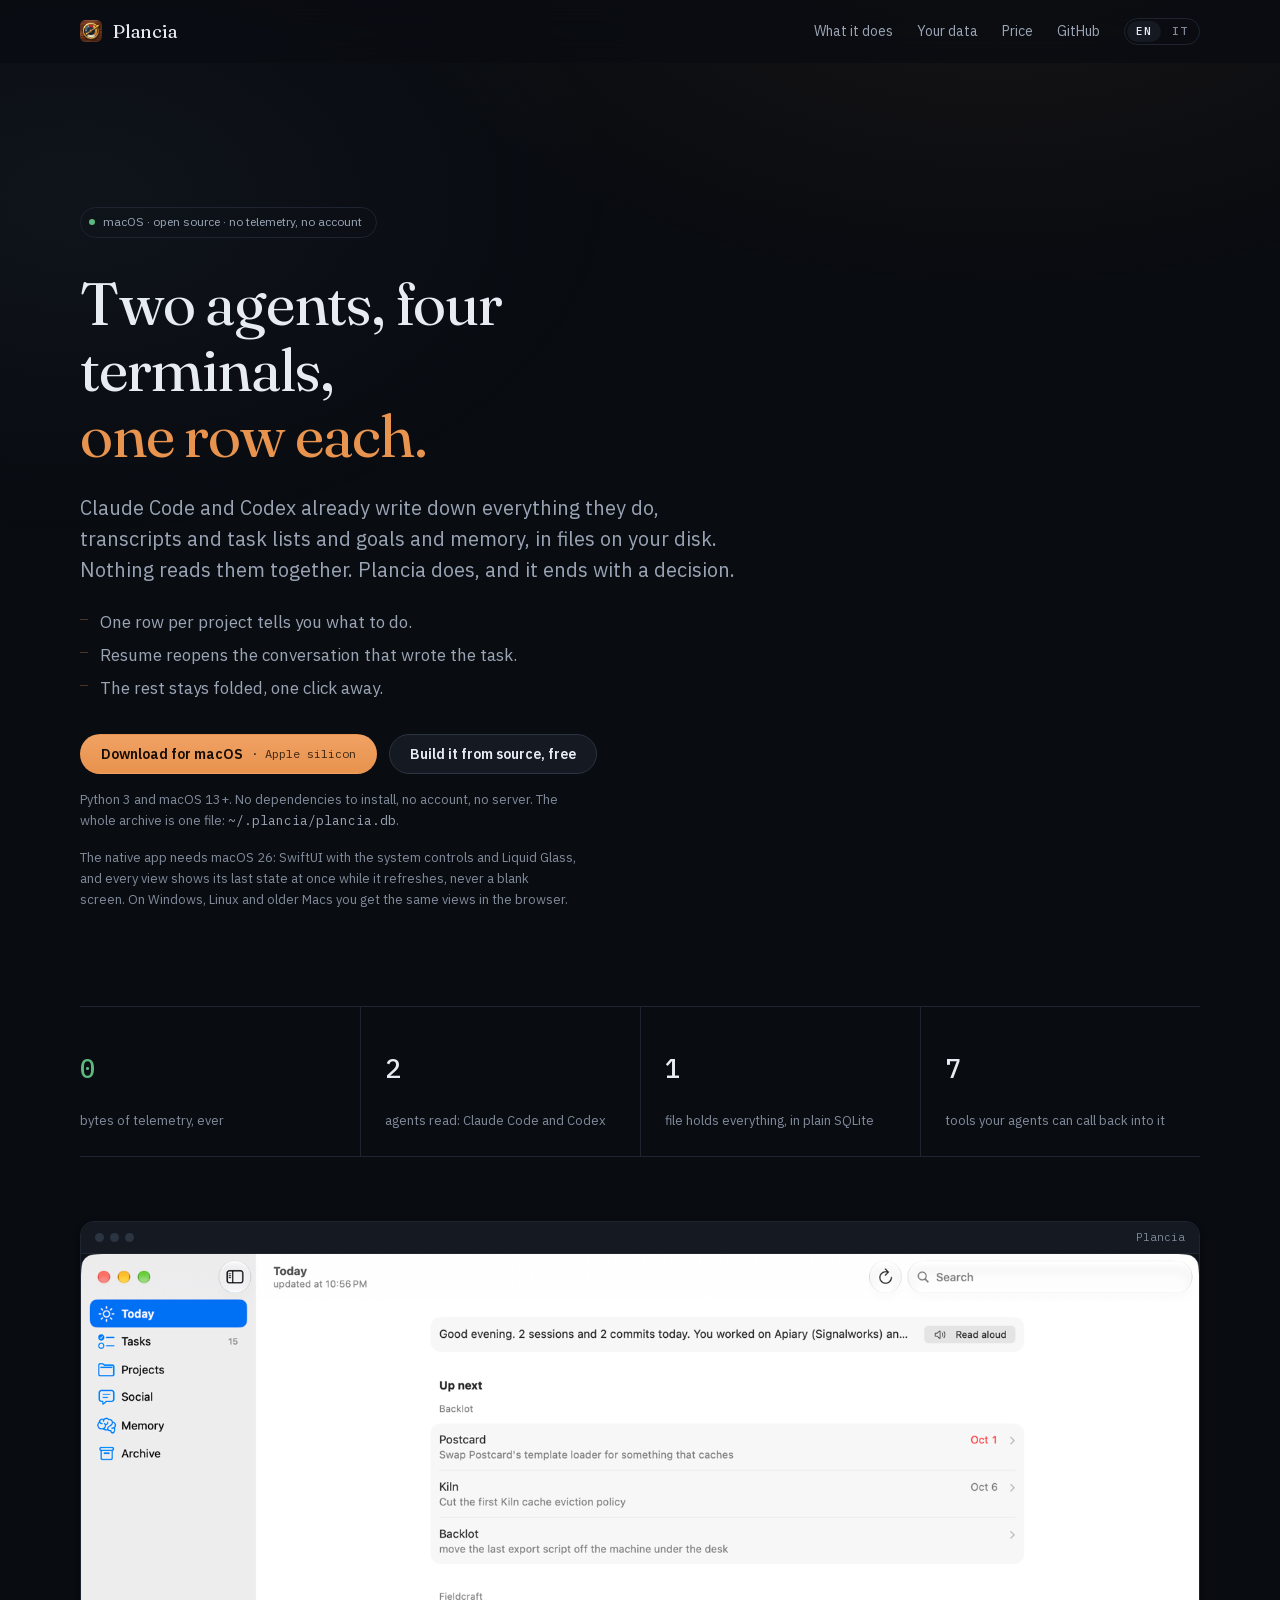
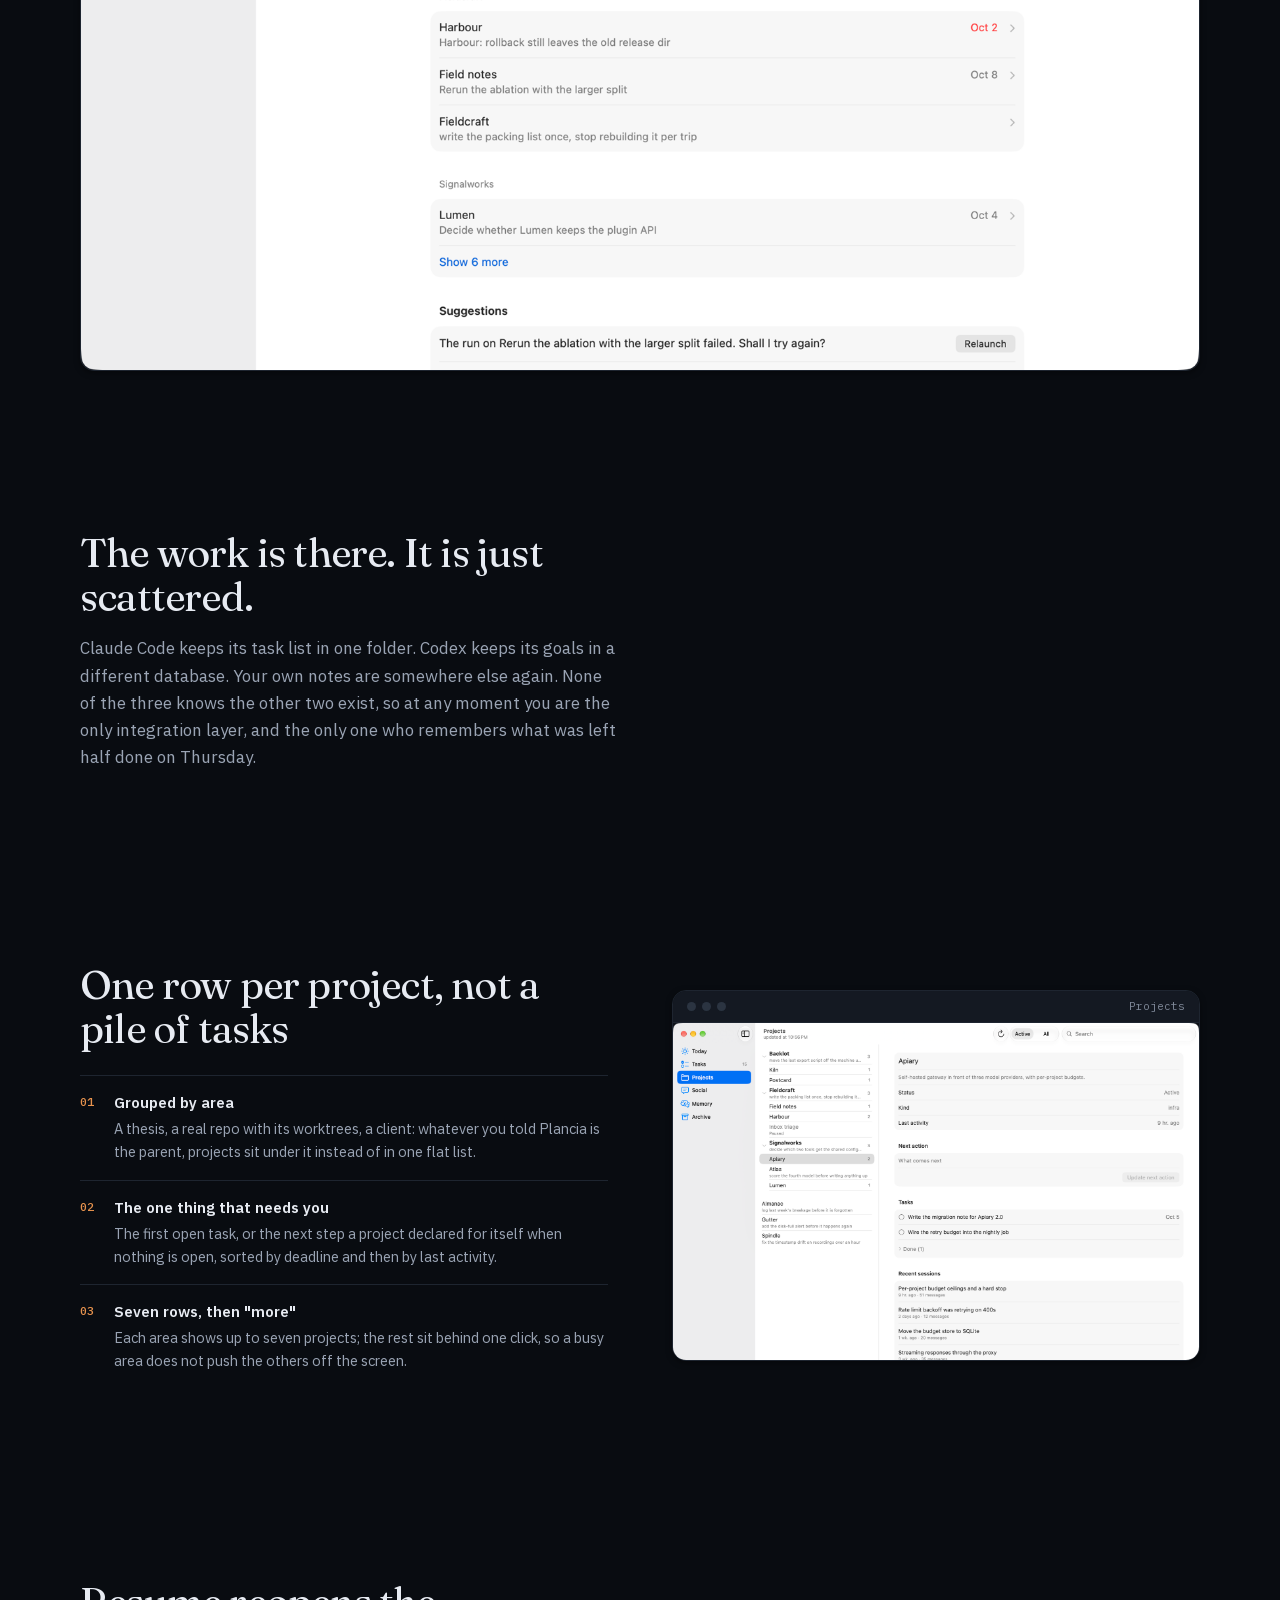
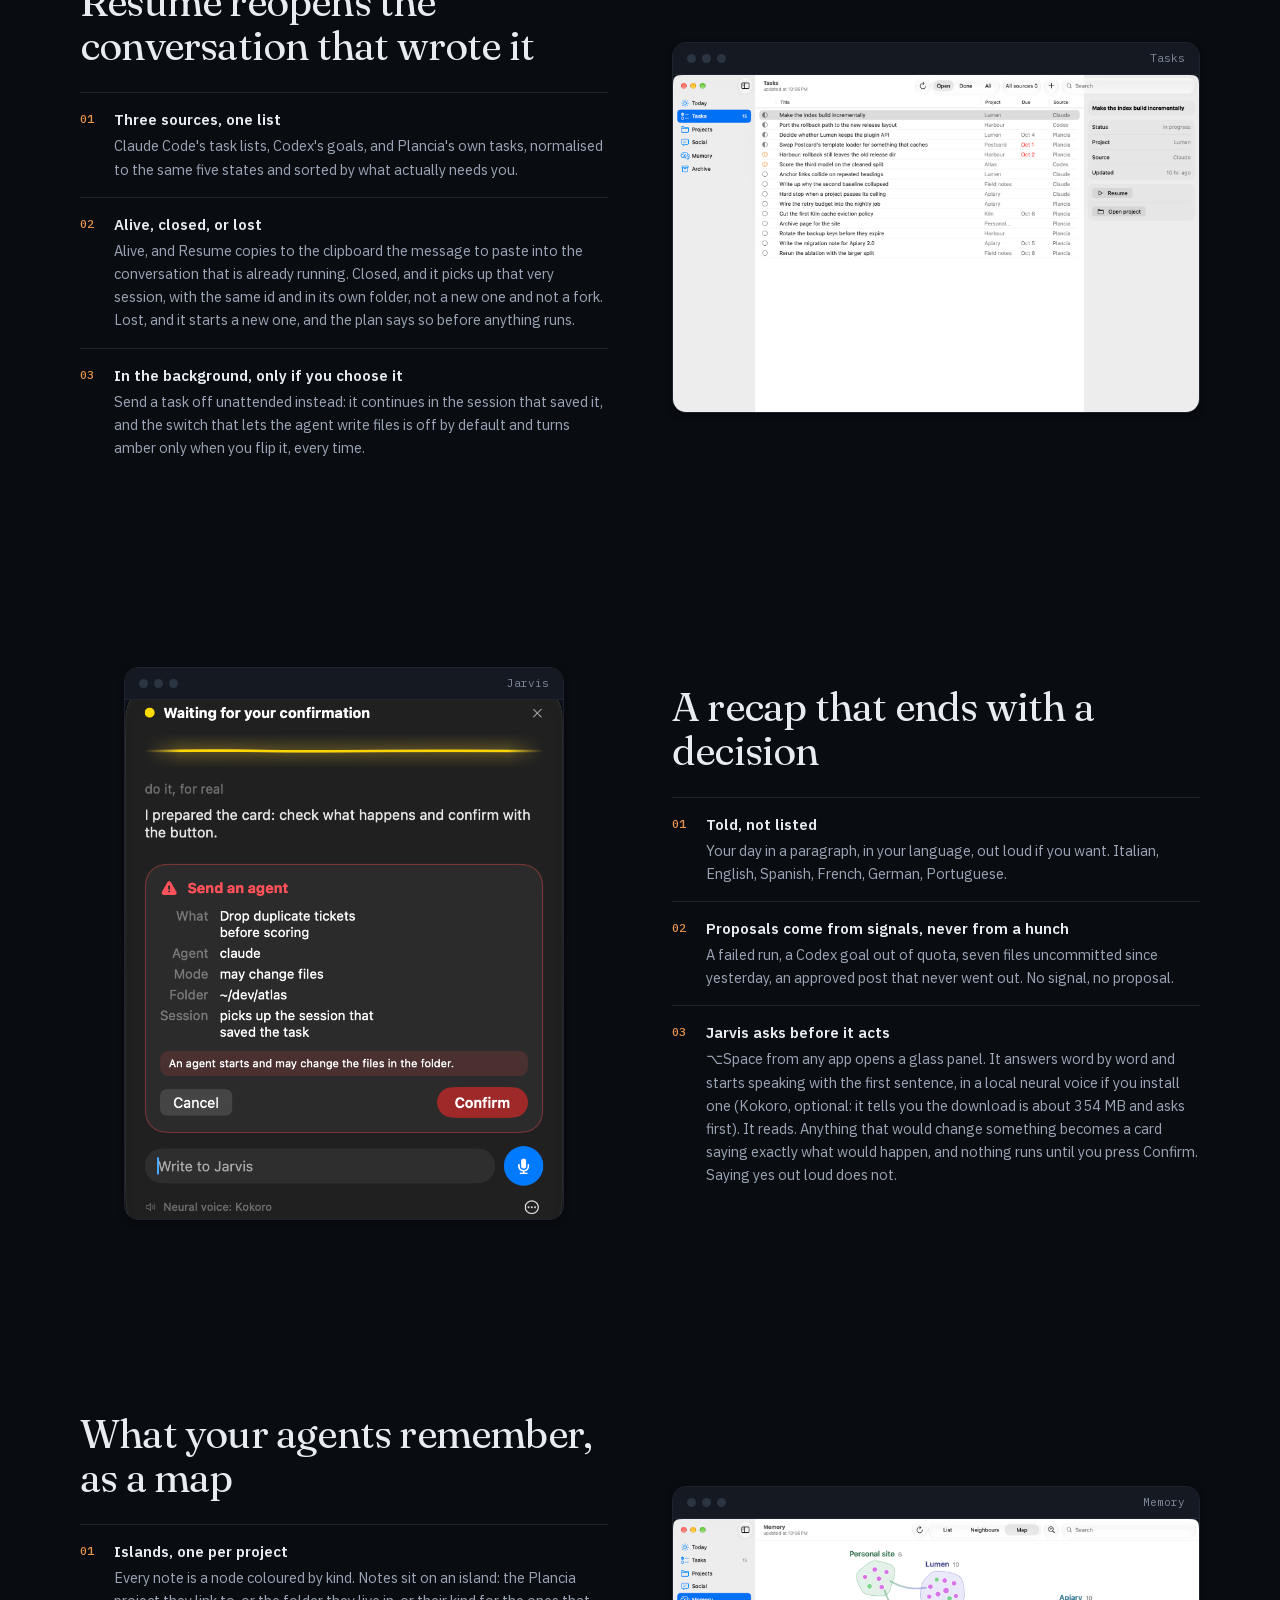
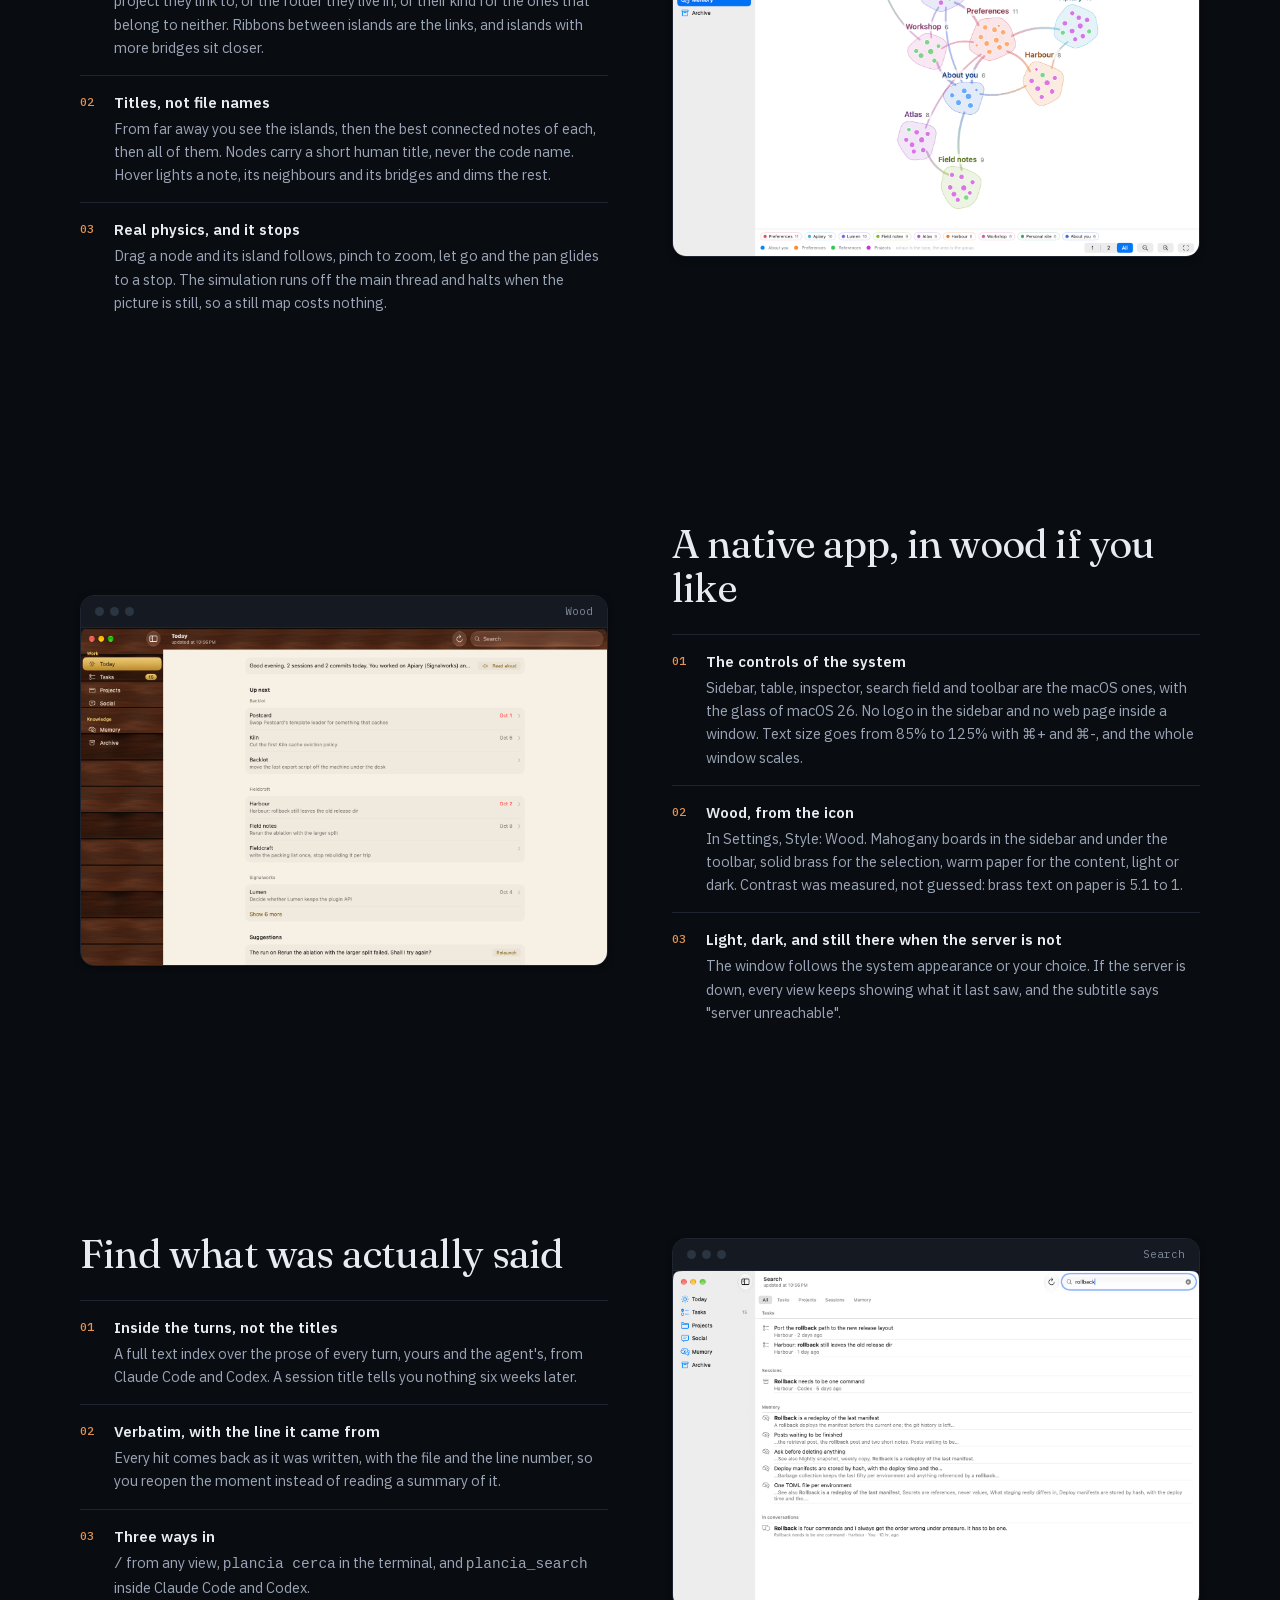
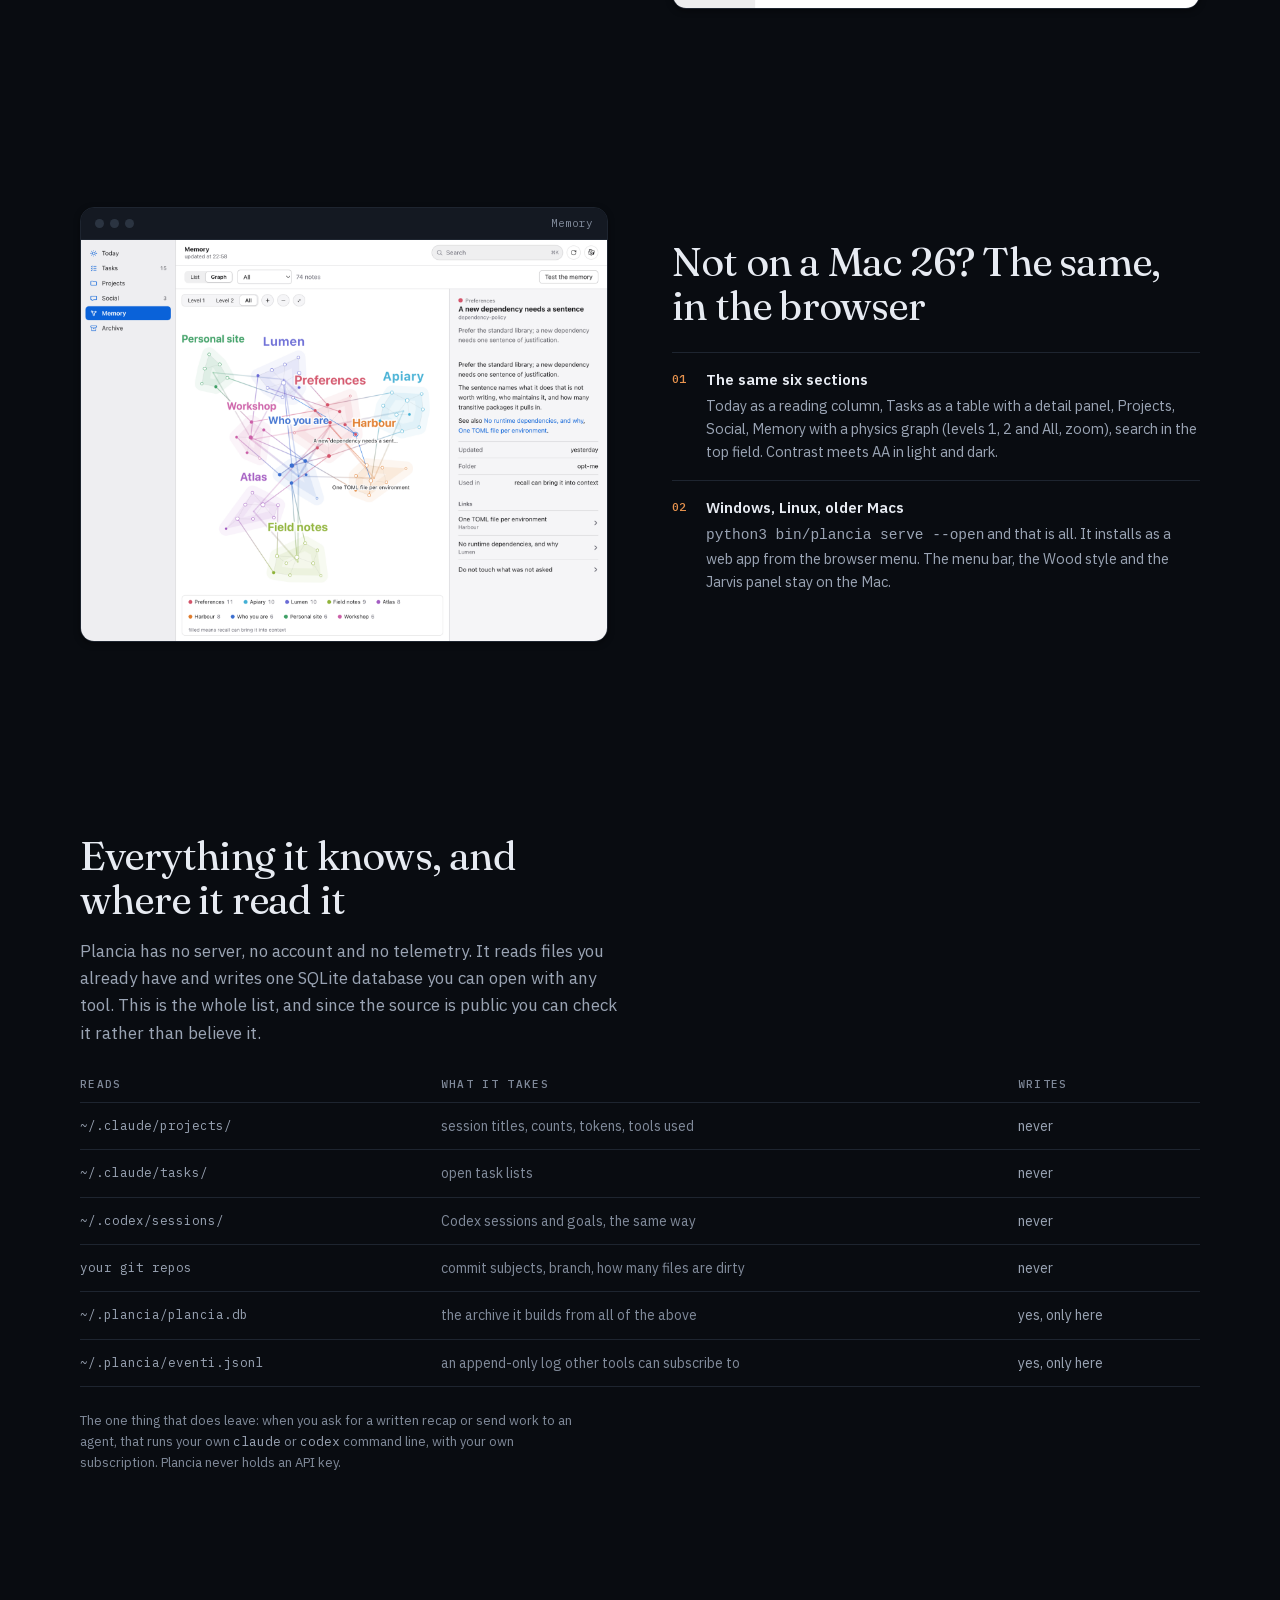
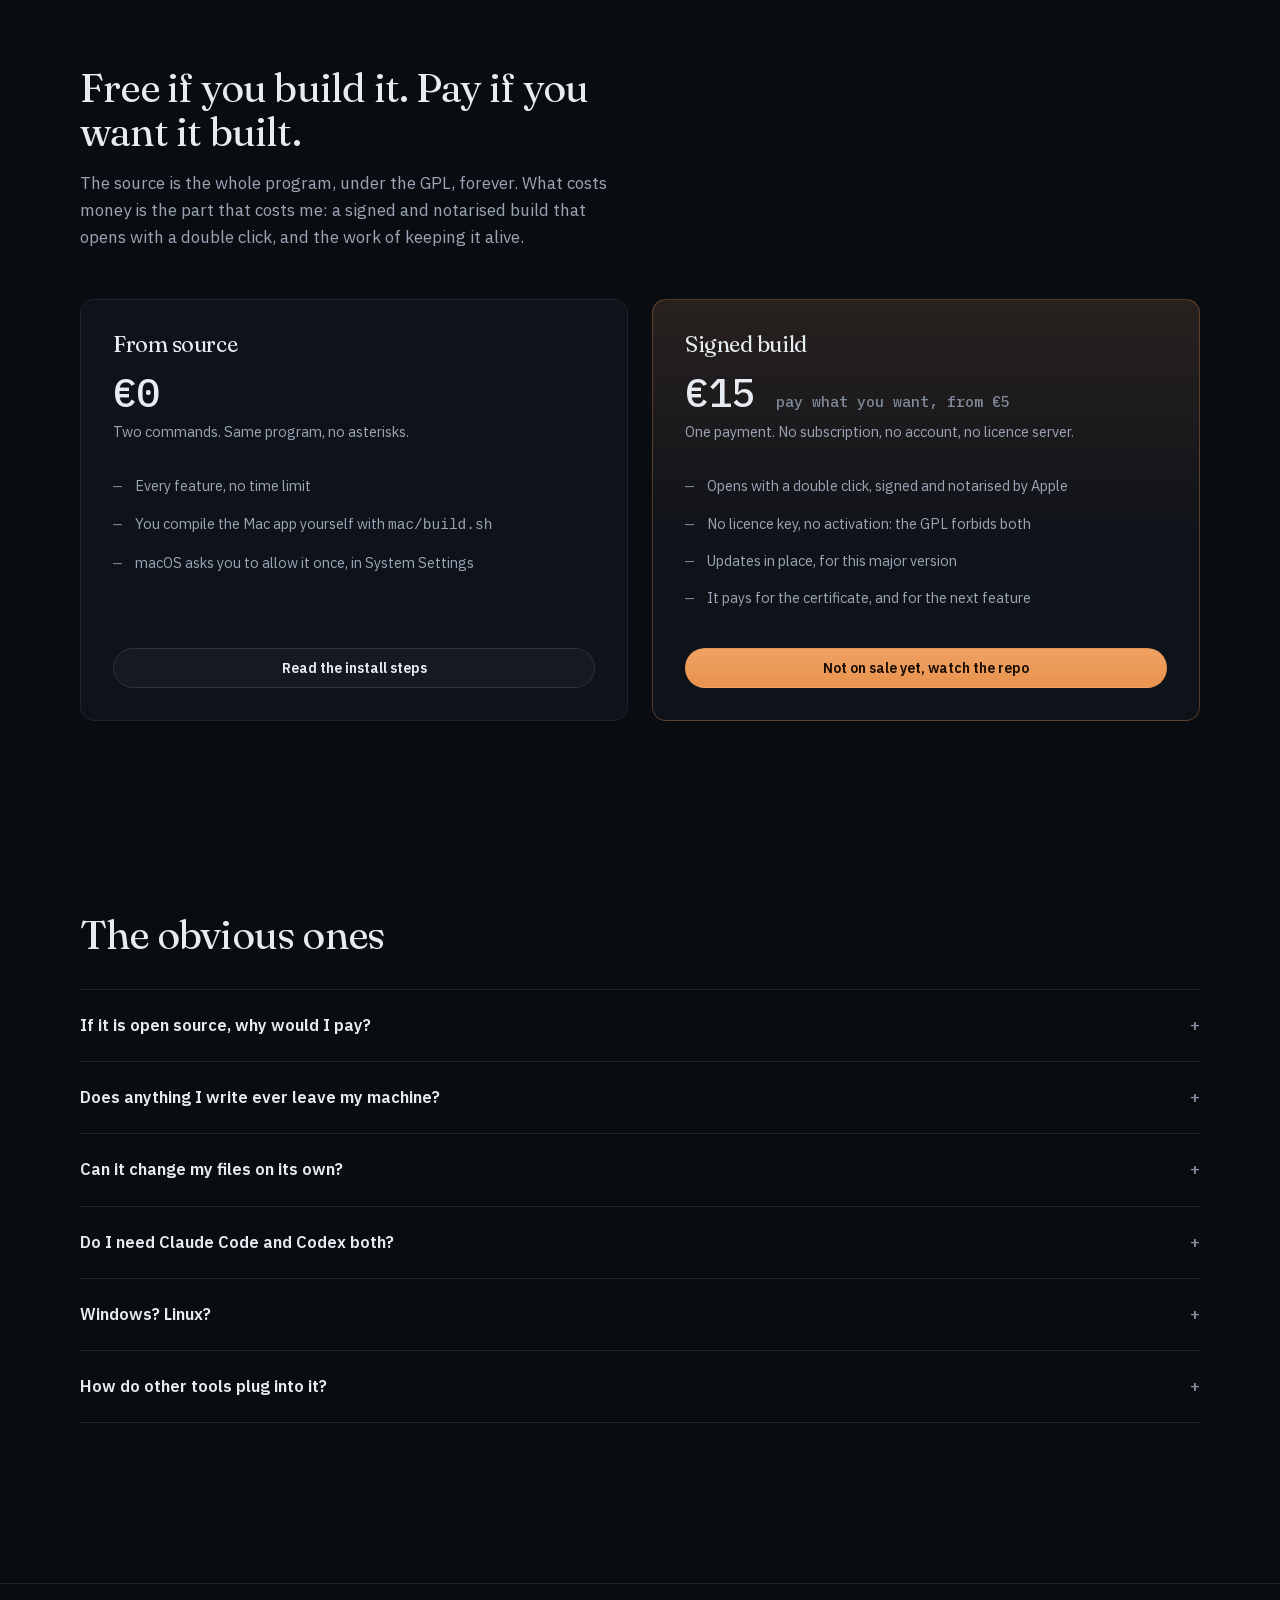
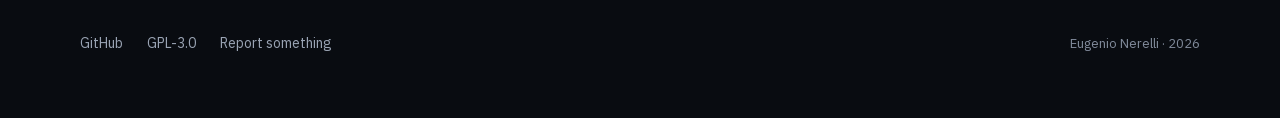
<file: site/index.html>
<!doctype html>
<html lang="en">
<head>
<meta charset="utf-8">
<meta name="viewport" content="width=device-width, initial-scale=1">
<title>Plancia: one row per project, for the work you do with AI</title>
<meta name="description" content="Plancia reads what Claude Code and Codex already write on your disk and turns it into one row per project: what to do next, and Resume to reopen the conversation that wrote it. A native Mac app with a map of what your agents remember and a voice panel that asks before it acts. Local only, open source.">
<meta property="og:title" content="Plancia: one row per project, for the work you do with AI">
<meta property="og:description" content="One row per project, from every coding agent, sorted by what needs you. Resume reopens the conversation that wrote it. A spoken recap that proposes what to do next. Runs on your machine, sends nothing.">
<meta property="og:type" content="website">
<meta property="og:image" content="https://nerln.github.io/plancia/img/mac-oggi.png">
<meta name="twitter:card" content="summary_large_image">
<link rel="stylesheet" href="style.css">
<link rel="icon" href="[data-uri]">
<link rel="apple-touch-icon" href="img/icon.png">
<!-- GSAP 3.14.2, servito da qui e non da un CDN: la pagina non fa una sola
     richiesta a terzi. Va con defer, e l'unica cosa che anima e' il cambio di
     lingua, che succede a un clic, molto dopo il caricamento. Se il file non
     arriva, i bottoni continuano a funzionare: la lingua cambia di scatto,
     com'e' sempre stato. Solo il core, niente plugin. -->
<script src="vendor/gsap.min.js" defer></script>
</head>
<body>

<header class="barra">
  <div class="wrap">
    <a class="marchio" href="./">
      <img class="bussola" src="[data-uri]" width="22" height="22" alt="">
      <span class="nome">Plancia</span>
    </a>
    <nav class="menu">
      <a href="#cosa-fa" class="solo-largo" data-lingua="en">What it does</a>
      <a href="#cosa-fa" class="solo-largo" data-lingua="it">Cosa fa</a>
      <a href="#dati" class="solo-largo" data-lingua="en">Your data</a>
      <a href="#dati" class="solo-largo" data-lingua="it">I tuoi dati</a>
      <a href="#prezzo" data-lingua="en">Price</a>
      <a href="#prezzo" data-lingua="it">Prezzo</a>
      <a href="https://github.com/nerln/plancia">GitHub</a>
      <span class="lingua">
        <button data-imposta="en" aria-pressed="true">en</button>
        <button data-imposta="it" aria-pressed="false">it</button>
      </span>
    </nav>
  </div>
</header>

<main>

<!-- ------------------------------------------------------------- apertura -->
<section class="apertura">
  <div class="wrap">
    <span class="occhiello"><i class="punto"></i>
      <span data-lingua="en">macOS · open source · no telemetry, no account</span>
      <span data-lingua="it">macOS · open source · nessuna telemetria, nessun account</span>
    </span>

    <h1 data-lingua="en">Two agents, four terminals,<br><em>one row each.</em></h1>
    <h1 data-lingua="it">Due agenti, quattro terminali,<br><em>una riga ciascuno.</em></h1>

    <p class="sotto" data-lingua="en">
      Claude Code and Codex already write down everything they do, transcripts and task
      lists and goals and memory, in files on your disk. Nothing reads them together.
      Plancia does, and it ends with a decision.
    </p>
    <p class="sotto" data-lingua="it">
      Claude Code e Codex si scrivono già tutto, transcript e liste di task e obiettivi e
      memoria, in file sul tuo disco. Solo che non li legge nessuno insieme. Plancia sì,
      e finisce con una decisione.
    </p>

    <ul class="patto">
      <li data-lingua="en">One row per project tells you what to do.</li>
      <li data-lingua="it">Una riga per progetto ti dice cosa fare.</li>
      <li data-lingua="en">Resume reopens the conversation that wrote the task.</li>
      <li data-lingua="it">Riprendi riapre la conversazione che ha scritto il task.</li>
      <li data-lingua="en">The rest stays folded, one click away.</li>
      <li data-lingua="it">Il resto sta ripiegato, a un clic di distanza.</li>
    </ul>

    <div class="azioni">
      <a class="btn primo" href="#prezzo">
        <span data-lingua="en">Download for macOS</span>
        <span data-lingua="it">Scarica per macOS</span>
        <small>· Apple silicon</small>
      </a>
      <a class="btn" href="https://github.com/nerln/plancia">
        <span data-lingua="en">Build it from source, free</span>
        <span data-lingua="it">Compilalo dal sorgente, gratis</span>
      </a>
    </div>
    <p class="postilla">
      <span data-lingua="en">Python 3 and macOS 13+. No dependencies to install, no account, no server.
        The whole archive is one file: <code>~/.plancia/plancia.db</code>.</span>
      <span data-lingua="it">Python 3 e macOS 13+. Nessuna dipendenza da installare, nessun account,
        nessun server. L'archivio è un file solo: <code>~/.plancia/plancia.db</code>.</span>
    </p>
    <p class="postilla">
      <span data-lingua="en">The native app needs macOS 26: SwiftUI with the system controls and Liquid
        Glass, and every view shows its last state at once while it refreshes, never a blank screen.
        On Windows, Linux and older Macs you get the same views in the browser.</span>
      <span data-lingua="it">L'app nativa chiede macOS 26: SwiftUI con i controlli di sistema e il Liquid
        Glass, e ogni vista mostra subito l'ultimo stato mentre si aggiorna, mai una schermata vuota.
        Su Windows, Linux e Mac più vecchi le stesse viste stanno nel browser.</span>
    </p>

    <div class="prove">
      <div><div class="n zero mono">0</div>
        <p data-lingua="en">bytes of telemetry, ever</p><p data-lingua="it">byte di telemetria, mai</p></div>
      <div><div class="n mono">2</div>
        <p data-lingua="en">agents read: Claude Code and Codex</p><p data-lingua="it">agenti letti: Claude Code e Codex</p></div>
      <div><div class="n mono">1</div>
        <p data-lingua="en">file holds everything, in plain SQLite</p><p data-lingua="it">file tiene tutto, in SQLite leggibile</p></div>
      <div><div class="n mono">7</div>
        <p data-lingua="en">tools your agents can call back into it</p><p data-lingua="it">strumenti con cui gli agenti ci rientrano</p></div>
    </div>

    <div class="vetrina" data-sale>
      <div class="telaio">
        <div class="cima"><i></i><i></i><i></i><span>Plancia</span></div>
        <img src="img/mac-oggi.png" width="1600" height="1025"
             alt="Plancia for Mac, Today: the recap in one line and one row per project, grouped by area, each showing what to do next.">
      </div>
    </div>
  </div>
</section>

<!-- ------------------------------------------------------------- il problema -->
<section id="cosa-fa">
  <div class="wrap">
    <h2 data-lingua="en">The work is there. It is just scattered.</h2>
    <h2 data-lingua="it">Il lavoro c'è. È solo sparpagliato.</h2>
    <p class="guida" data-lingua="en">
      Claude Code keeps its task list in one folder. Codex keeps its goals in a different
      database. Your own notes are somewhere else again. None of the three knows the other
      two exist, so at any moment you are the only integration layer, and the only one who
      remembers what was left half done on Thursday.
    </p>
    <p class="guida" data-lingua="it">
      Claude Code tiene la sua lista di task in una cartella. Codex tiene i suoi obiettivi in
      un altro database. I tuoi appunti stanno da un'altra parte ancora. Nessuno dei tre sa
      degli altri due, quindi l'unico punto di integrazione sei tu, e sei anche l'unico che
      si ricorda cosa era rimasto a metà giovedì.
    </p>
  </div>
</section>

<!-- ------------------------------------------------------------- prossimi -->
<section>
  <div class="wrap doppia">
    <div>
      <h2 data-lingua="en">One row per project, not a pile of tasks</h2>
      <h2 data-lingua="it">Una riga per progetto, non un mucchio di task</h2>
      <ul class="elenco">
        <li data-lingua="en"><span class="segno">01</span><div>
          <b>Grouped by area</b>
          <p>A thesis, a real repo with its worktrees, a client: whatever you told Plancia is the
             parent, projects sit under it instead of in one flat list.</p></div></li>
        <li data-lingua="it"><span class="segno">01</span><div>
          <b>Raggruppate per area</b>
          <p>Una tesi, un repo vero con i suoi worktree, un cliente: quello che hai detto a
             Plancia è il padre, e i progetti stanno sotto invece che in una lista piatta.</p></div></li>

        <li data-lingua="en"><span class="segno">02</span><div>
          <b>The one thing that needs you</b>
          <p>The first open task, or the next step a project declared for itself when nothing is
             open, sorted by deadline and then by last activity.</p></div></li>
        <li data-lingua="it"><span class="segno">02</span><div>
          <b>La cosa che ti serve davvero</b>
          <p>Il primo task aperto, o il prossimo passo che un progetto si è dato quando non ne ha
             nessuno aperto, ordinati per scadenza e poi per ultima attività.</p></div></li>

        <li data-lingua="en"><span class="segno">03</span><div>
          <b>Seven rows, then "more"</b>
          <p>Each area shows up to seven projects; the rest sit behind one click, so a busy area
             does not push the others off the screen.</p></div></li>
        <li data-lingua="it"><span class="segno">03</span><div>
          <b>Sette righe, poi "altri"</b>
          <p>Ogni area mostra fino a sette progetti; il resto sta a un clic di distanza, così
             un'area piena non spinge fuori schermo le altre.</p></div></li>
      </ul>
    </div>
    <div class="telaio" data-sale>
      <div class="cima"><i></i><i></i><i></i><span>Projects</span></div>
      <img src="img/mac-progetti.png" width="1600" height="1025"
           alt="Projects grouped by area on the left, the selected project on the right with its next action, tasks and recent sessions.">
    </div>
  </div>
</section>

<!-- ------------------------------------------------------------- riprendi -->
<section>
  <div class="wrap doppia">
    <div>
      <h2 data-lingua="en">Resume reopens the conversation that wrote it</h2>
      <h2 data-lingua="it">Riprendi riapre la conversazione che l'ha scritta</h2>
      <ul class="elenco">
        <li data-lingua="en"><span class="segno">01</span><div>
          <b>Three sources, one list</b>
          <p>Claude Code's task lists, Codex's goals, and Plancia's own tasks, normalised to the
             same five states and sorted by what actually needs you.</p></div></li>
        <li data-lingua="it"><span class="segno">01</span><div>
          <b>Tre fonti, una lista</b>
          <p>Le liste di Claude Code, gli obiettivi di Codex e i task di Plancia, riportati agli
             stessi cinque stati e ordinati per quello che ti serve davvero.</p></div></li>

        <li data-lingua="en"><span class="segno">02</span><div>
          <b>Alive, closed, or lost</b>
          <p>Alive, and Resume copies to the clipboard the message to paste into the conversation
             that is already running. Closed, and it picks up that very session, with the same id
             and in its own folder, not a new one and not a fork. Lost, and it starts a new
             one, and the plan says so before anything runs.</p></div></li>
        <li data-lingua="it"><span class="segno">02</span><div>
          <b>Viva, chiusa o persa</b>
          <p>Viva, e Riprendi copia negli appunti il messaggio da incollare nella conversazione
             già aperta. Chiusa, e riprende proprio quella sessione, con lo stesso id e nella sua
             cartella, non una nuova e non una copia. Persa, e ne parte una nuova, e il piano
             lo dice prima che parta qualcosa.</p></div></li>

        <li data-lingua="en"><span class="segno">03</span><div>
          <b>In the background, only if you choose it</b>
          <p>Send a task off unattended instead: it continues in the session that saved it, and the
             switch that lets the agent write files is off by default and turns amber only when you
             flip it, every time.</p></div></li>
        <li data-lingua="it"><span class="segno">03</span><div>
          <b>In background, solo se lo scegli</b>
          <p>Manda un task in background invece di riprenderlo: prosegue nella sessione che l'ha
             salvato, e l'interruttore che lascia scrivere i file all'agente è spento di default e
             diventa ambra solo quando lo accendi, ogni volta.</p></div></li>
      </ul>
    </div>
    <div class="telaio" data-sale>
      <div class="cima"><i></i><i></i><i></i><span>Tasks</span></div>
      <img src="img/mac-task.png" width="1600" height="1025"
           alt="All tasks as a table, with the Resume button in the inspector of the selected one.">
    </div>
  </div>
</section>

<!-- ------------------------------------------------------------- riepilogo -->
<section>
  <div class="wrap doppia rovescia">
    <div>
      <h2 data-lingua="en">A recap that ends with a decision</h2>
      <h2 data-lingua="it">Un riepilogo che finisce con una decisione</h2>
      <ul class="elenco">
        <li data-lingua="en"><span class="segno">01</span><div>
          <b>Told, not listed</b>
          <p>Your day in a paragraph, in your language, out loud if you want. Italian, English,
             Spanish, French, German, Portuguese.</p></div></li>
        <li data-lingua="it"><span class="segno">01</span><div>
          <b>Raccontato, non elencato</b>
          <p>La giornata in un paragrafo, nella tua lingua, a voce se vuoi. Italiano, inglese,
             spagnolo, francese, tedesco, portoghese.</p></div></li>

        <li data-lingua="en"><span class="segno">02</span><div>
          <b>Proposals come from signals, never from a hunch</b>
          <p>A failed run, a Codex goal out of quota, seven files uncommitted since yesterday, an
             approved post that never went out. No signal, no proposal.</p></div></li>
        <li data-lingua="it"><span class="segno">02</span><div>
          <b>Le proposte nascono dai segnali, mai da un'intuizione</b>
          <p>Un lancio fallito, un obiettivo di Codex senza quota, sette file non committati da
             ieri, un post approvato e mai uscito. Se il segnale non c'è, la proposta non c'è.</p></div></li>

        <li data-lingua="en"><span class="segno">03</span><div>
          <b>Jarvis asks before it acts</b>
          <p>⌥Space from any app opens a glass panel. It answers word by word and starts speaking with
             the first sentence, in a local neural voice if you install one (Kokoro, optional: it
             tells you the download is about 354 MB and asks first). It reads. Anything that would
             change something becomes a card saying exactly what would happen, and nothing runs until
             you press Confirm. Saying yes out loud does not.</p></div></li>
        <li data-lingua="it"><span class="segno">03</span><div>
          <b>Jarvis chiede prima di agire</b>
          <p>⌥Spazio da qualsiasi app apre un pannello di vetro. Risponde parola per parola e comincia
             a parlare con la prima frase, con una voce neurale locale se la installi (Kokoro,
             facoltativa: ti dice che il download è di circa 354 MB e te lo chiede prima). Legge.
             Tutto ciò che cambierebbe qualcosa diventa una scheda che dice esattamente cosa
             succederebbe, e non parte niente finché non premi Conferma. Dirlo a voce non basta.</p></div></li>
      </ul>
    </div>
    <div class="telaio" data-sale style="max-width:440px;justify-self:center">
      <div class="cima"><i></i><i></i><i></i><span>Jarvis</span></div>
      <img src="img/mac-jarvis.png" width="800" height="948"
           alt="The Jarvis panel with a confirmation card: send an agent, with what it will do, which agent, in which folder, and Cancel and Confirm buttons.">
    </div>
  </div>
</section>

<!-- ------------------------------------------------------------- memoria -->
<section>
  <div class="wrap doppia">
    <div>
      <h2 data-lingua="en">What your agents remember, as a map</h2>
      <h2 data-lingua="it">Quello che ricordano i tuoi agenti, come una mappa</h2>
      <ul class="elenco">
        <li data-lingua="en"><span class="segno">01</span><div>
          <b>Islands, one per project</b>
          <p>Every note is a node coloured by kind. Notes sit on an island: the Plancia project they
             link to, or the folder they live in, or their kind for the ones that belong to neither.
             Ribbons between islands are the links, and islands with more bridges sit closer.</p></div></li>
        <li data-lingua="it"><span class="segno">01</span><div>
          <b>Isole, una per progetto</b>
          <p>Ogni scheda è un nodo colorato per tipo. Le schede stanno su un'isola: il progetto di
             Plancia a cui sono legate, o la cartella in cui vivono, o il loro tipo per quelle che
             non appartengono a nessuno. I nastri fra le isole sono i legami, e le isole con più ponti
             stanno più vicine.</p></div></li>

        <li data-lingua="en"><span class="segno">02</span><div>
          <b>Titles, not file names</b>
          <p>From far away you see the islands, then the best connected notes of each, then all of
             them. Nodes carry a short human title, never the code name. Hover lights a note, its
             neighbours and its bridges and dims the rest.</p></div></li>
        <li data-lingua="it"><span class="segno">02</span><div>
          <b>Titoli, non nomi di file</b>
          <p>Da lontano si vedono le isole, poi le schede più collegate di ciascuna, poi tutte. I nodi
             portano un titolo breve e leggibile, mai il nome in codice. Il passaggio del mouse
             accende una scheda, le sue vicine e i suoi ponti, e abbassa il resto.</p></div></li>

        <li data-lingua="en"><span class="segno">03</span><div>
          <b>Real physics, and it stops</b>
          <p>Drag a node and its island follows, pinch to zoom, let go and the pan glides to a stop.
             The simulation runs off the main thread and halts when the picture is still, so a
             still map costs nothing.</p></div></li>
        <li data-lingua="it"><span class="segno">03</span><div>
          <b>Fisica vera, che si ferma</b>
          <p>Trascini un nodo e la sua isola lo segue, pizzichi per lo zoom, lasci andare e lo
             spostamento scivola fino a fermarsi. La simulazione gira fuori dal thread principale e si
             ferma quando l'immagine sta ferma, quindi una mappa ferma non costa niente.</p></div></li>
      </ul>
    </div>
    <div class="telaio" data-sale>
      <div class="cima"><i></i><i></i><i></i><span>Memory</span></div>
      <img src="img/mac-memoria.png" width="1600" height="1025"
           alt="The memory map: nine islands, one per project or kind of note, joined by ribbons for the links between them.">
    </div>
  </div>
</section>

<!-- ------------------------------------------------------------- legno -->
<section>
  <div class="wrap doppia rovescia">
    <div>
      <h2 data-lingua="en">A native app, in wood if you like</h2>
      <h2 data-lingua="it">Un'app nativa, di legno se ti piace</h2>
      <ul class="elenco">
        <li data-lingua="en"><span class="segno">01</span><div>
          <b>The controls of the system</b>
          <p>Sidebar, table, inspector, search field and toolbar are the macOS ones, with the glass
             of macOS 26. No logo in the sidebar and no web page inside a window. Text size goes
             from 85% to 125% with ⌘+ and ⌘-, and the whole window scales.</p></div></li>
        <li data-lingua="it"><span class="segno">01</span><div>
          <b>I controlli del sistema</b>
          <p>Barra laterale, tabella, Inspector, campo di ricerca e barra degli strumenti sono quelli
             di macOS, col vetro di macOS 26. Nessun logo nella barra laterale e nessuna pagina web
             dentro una finestra. La dimensione del testo va dall'85% al 125% con ⌘+ e ⌘-, e scala
             tutta la finestra.</p></div></li>

        <li data-lingua="en"><span class="segno">02</span><div>
          <b>Wood, from the icon</b>
          <p>In Settings, Style: Wood. Mahogany boards in the sidebar and under the toolbar, solid
             brass for the selection, warm paper for the content, light or dark. Contrast was measured,
             not guessed: brass text on paper is 5.1 to 1.</p></div></li>
        <li data-lingua="it"><span class="segno">02</span><div>
          <b>Legno, dall'icona</b>
          <p>Nelle Impostazioni, Stile: Legno. Tavole di mogano nella barra laterale e sotto la barra
             degli strumenti, ottone pieno per la selezione, carta calda per il contenuto, chiaro o
             scuro. Il contrasto è misurato, non a occhio: il testo d'ottone sulla carta è 5,1 a 1.</p></div></li>

        <li data-lingua="en"><span class="segno">03</span><div>
          <b>Light, dark, and still there when the server is not</b>
          <p>The window follows the system appearance or your choice. If the server is down, every
             view keeps showing what it last saw, and the subtitle says "server unreachable".</p></div></li>
        <li data-lingua="it"><span class="segno">03</span><div>
          <b>Chiaro, scuro, e c'è anche quando il server non c'è</b>
          <p>La finestra segue l'aspetto del sistema o la tua scelta. Se il server è spento, ogni vista
             continua a mostrare quello che aveva visto, e il sottotitolo dice "server non
             raggiungibile".</p></div></li>
      </ul>
    </div>
    <div class="telaio" data-sale>
      <div class="cima"><i></i><i></i><i></i><span>Wood</span></div>
      <img src="img/mac-legno.png" width="1600" height="1025"
           alt="Today in the Wood style: mahogany boards in the sidebar and under the toolbar, brass for the selection.">
    </div>
  </div>
</section>

<!-- ------------------------------------------------------------- ricerca -->
<section>
  <div class="wrap doppia">
    <div>
      <h2 data-lingua="en">Find what was actually said</h2>
      <h2 data-lingua="it">Ritrovare quello che è stato detto davvero</h2>
      <ul class="elenco">
        <li data-lingua="en"><span class="segno">01</span><div>
          <b>Inside the turns, not the titles</b>
          <p>A full text index over the prose of every turn, yours and the agent's, from Claude Code
             and Codex. A session title tells you nothing six weeks later.</p></div></li>
        <li data-lingua="it"><span class="segno">01</span><div>
          <b>Dentro i turni, non nei titoli</b>
          <p>Un indice sul testo di ogni turno, tuoi e dell'agente, di Claude Code e di Codex. Il
             titolo di una sessione non dice niente sei settimane dopo.</p></div></li>

        <li data-lingua="en"><span class="segno">02</span><div>
          <b>Verbatim, with the line it came from</b>
          <p>Every hit comes back as it was written, with the file and the line number, so you
             reopen the moment instead of reading a summary of it.</p></div></li>
        <li data-lingua="it"><span class="segno">02</span><div>
          <b>Com'era scritto, con la riga da cui viene</b>
          <p>Ogni risultato torna verbatim, con il file e il numero di riga, così riapri il momento
             invece di leggerne un riassunto.</p></div></li>

        <li data-lingua="en"><span class="segno">03</span><div>
          <b>Three ways in</b>
          <p><code>/</code> from any view, <code>plancia cerca</code> in the terminal, and
             <code>plancia_search</code> inside Claude Code and Codex.</p></div></li>
        <li data-lingua="it"><span class="segno">03</span><div>
          <b>Tre strade</b>
          <p><code>/</code> da qualsiasi vista, <code>plancia cerca</code> da terminale, e
             <code>plancia_search</code> dentro Claude Code e Codex.</p></div></li>
      </ul>
    </div>
    <div class="telaio" data-sale>
      <div class="cima"><i></i><i></i><i></i><span>Search</span></div>
      <img src="img/mac-ricerca.png" width="1600" height="1025"
           alt="The search view: tasks, sessions, memory notes and conversation turns matching a word.">
    </div>
  </div>
</section>

<!-- ------------------------------------------------------------- web -->
<section>
  <div class="wrap doppia rovescia">
    <div>
      <h2 data-lingua="en">Not on a Mac 26? The same, in the browser</h2>
      <h2 data-lingua="it">Non hai un Mac 26? Le stesse cose, nel browser</h2>
      <ul class="elenco">
        <li data-lingua="en"><span class="segno">01</span><div>
          <b>The same six sections</b>
          <p>Today as a reading column, Tasks as a table with a detail panel, Projects, Social, Memory
             with a physics graph (levels 1, 2 and All, zoom), search in the top field. Contrast
             meets AA in light and dark.</p></div></li>
        <li data-lingua="it"><span class="segno">01</span><div>
          <b>Le stesse sei sezioni</b>
          <p>Oggi come colonna di lettura, Task come tabella con un pannello di dettaglio, Progetti,
             Social, Memoria con un grafo a fisica (livelli 1, 2 e Tutto, zoom), la ricerca nel campo
             in alto. Il contrasto rispetta AA in chiaro e in scuro.</p></div></li>

        <li data-lingua="en"><span class="segno">02</span><div>
          <b>Windows, Linux, older Macs</b>
          <p><code>python3 bin/plancia serve --open</code> and that is all. It installs as a web app
             from the browser menu. The menu bar, the Wood style and the Jarvis panel stay on the
             Mac.</p></div></li>
        <li data-lingua="it"><span class="segno">02</span><div>
          <b>Windows, Linux, Mac più vecchi</b>
          <p><code>python3 bin/plancia serve --open</code> e basta. Si installa come app web dal menu
             del browser. La barra dei menu, lo stile Legno e il pannello Jarvis restano sul
             Mac.</p></div></li>
      </ul>
    </div>
    <div class="telaio" data-sale>
      <div class="cima"><i></i><i></i><i></i><span>Memory</span></div>
      <img src="img/web-memoria.png" width="1600" height="1220"
           alt="The memory graph in the browser dashboard, with the islands, the legend and the detail of the selected note.">
    </div>
  </div>
</section>

<!-- ------------------------------------------------------------- dati -->
<section id="dati">
  <div class="wrap">
    <h2 data-lingua="en">Everything it knows, and where it read it</h2>
    <h2 data-lingua="it">Tutto quello che sa, e dove l'ha letto</h2>
    <p class="guida" data-lingua="en">
      Plancia has no server, no account and no telemetry. It reads files you already have and
      writes one SQLite database you can open with any tool. This is the whole list, and since
      the source is public you can check it rather than believe it.
    </p>
    <p class="guida" data-lingua="it">
      Plancia non ha un server, non ha un account e non manda telemetria. Legge file che hai già e
      scrive un database SQLite che puoi aprire con qualsiasi strumento. Questa è la lista intera,
      e siccome il sorgente è pubblico puoi controllarla invece di crederci.
    </p>

    <table class="provenienza">
      <thead>
        <tr data-lingua="en"><th>reads</th><th>what it takes</th><th>writes</th></tr>
        <tr data-lingua="it"><th>legge</th><th>cosa ne prende</th><th>scrive</th></tr>
      </thead>
      <tbody>
        <tr data-lingua="en">
          <td class="percorso">~/.claude/projects/</td>
          <td class="verso">session titles, counts, tokens, tools used</td>
          <td>never</td></tr>
        <tr data-lingua="it">
          <td class="percorso">~/.claude/projects/</td>
          <td class="verso">titoli delle sessioni, conteggi, token, strumenti usati</td>
          <td>mai</td></tr>

        <tr data-lingua="en">
          <td class="percorso">~/.claude/tasks/</td>
          <td class="verso">open task lists</td><td>never</td></tr>
        <tr data-lingua="it">
          <td class="percorso">~/.claude/tasks/</td>
          <td class="verso">le liste di task aperte</td><td>mai</td></tr>

        <tr data-lingua="en">
          <td class="percorso">~/.codex/sessions/</td>
          <td class="verso">Codex sessions and goals, the same way</td><td>never</td></tr>
        <tr data-lingua="it">
          <td class="percorso">~/.codex/sessions/</td>
          <td class="verso">sessioni e obiettivi di Codex, allo stesso modo</td><td>mai</td></tr>

        <tr data-lingua="en">
          <td class="percorso">your git repos</td>
          <td class="verso">commit subjects, branch, how many files are dirty</td><td>never</td></tr>
        <tr data-lingua="it">
          <td class="percorso">i tuoi repo git</td>
          <td class="verso">oggetto dei commit, ramo, quanti file sono da committare</td><td>mai</td></tr>

        <tr data-lingua="en">
          <td class="percorso">~/.plancia/plancia.db</td>
          <td class="verso">the archive it builds from all of the above</td><td>yes, only here</td></tr>
        <tr data-lingua="it">
          <td class="percorso">~/.plancia/plancia.db</td>
          <td class="verso">l'archivio che costruisce con tutto il resto</td><td>sì, solo qui</td></tr>

        <tr data-lingua="en">
          <td class="percorso">~/.plancia/eventi.jsonl</td>
          <td class="verso">an append-only log other tools can subscribe to</td><td>yes, only here</td></tr>
        <tr data-lingua="it">
          <td class="percorso">~/.plancia/eventi.jsonl</td>
          <td class="verso">un registro in append a cui altri strumenti si possono agganciare</td><td>sì, solo qui</td></tr>
      </tbody>
    </table>

    <p class="postilla" style="margin-top:24px">
      <span data-lingua="en">The one thing that does leave: when you ask for a written recap or send work to an
        agent, that runs your own <code>claude</code> or <code>codex</code> command line, with your
        own subscription. Plancia never holds an API key.</span>
      <span data-lingua="it">L'unica cosa che esce: quando chiedi un riepilogo scritto o mandi un lavoro a un
        agente, gira la tua riga di comando <code>claude</code> o <code>codex</code>, con il tuo
        abbonamento. Plancia non tiene nessuna chiave API.</span>
    </p>
  </div>
</section>

<!-- ------------------------------------------------------------- prezzo -->
<section id="prezzo">
  <div class="wrap">
    <h2 data-lingua="en">Free if you build it. Pay if you want it built.</h2>
    <h2 data-lingua="it">Gratis se te lo compili. A pagamento se lo vuoi già pronto.</h2>
    <p class="guida" data-lingua="en">
      The source is the whole program, under the GPL, forever. What costs money is the part
      that costs me: a signed and notarised build that opens with a double click, and the work
      of keeping it alive.
    </p>
    <p class="guida" data-lingua="it">
      Il sorgente è tutto il programma, sotto GPL, per sempre. Quello che costa è la parte che
      costa a me: una build firmata e notarizzata che si apre con un doppio clic, e il lavoro di
      tenerla viva.
    </p>

    <div class="prezzi">
      <div class="prezzo">
        <h3 data-lingua="en">From source</h3>
        <h3 data-lingua="it">Dal sorgente</h3>
        <div class="cifra">€0</div>
        <p class="nota" data-lingua="en">Two commands. Same program, no asterisks.</p>
        <p class="nota" data-lingua="it">Due comandi. Lo stesso programma, senza asterischi.</p>
        <ul>
          <li data-lingua="en">Every feature, no time limit</li>
          <li data-lingua="it">Tutte le funzioni, senza scadenza</li>
          <li data-lingua="en">You compile the Mac app yourself with <code>mac/build.sh</code></li>
          <li data-lingua="it">L'app Mac te la compili con <code>mac/build.sh</code></li>
          <li data-lingua="en">macOS asks you to allow it once, in System Settings</li>
          <li data-lingua="it">macOS te la fa autorizzare una volta, da Impostazioni di Sistema</li>
        </ul>
        <a class="btn" href="https://github.com/nerln/plancia#install">
          <span data-lingua="en">Read the install steps</span>
          <span data-lingua="it">Vedi come si installa</span>
        </a>
      </div>

      <div class="prezzo scelto">
        <h3 data-lingua="en">Signed build</h3>
        <h3 data-lingua="it">Build firmata</h3>
        <div class="cifra">€15 <small data-lingua="en">pay what you want, from €5</small><small data-lingua="it">quanto vuoi, da €5</small></div>
        <p class="nota" data-lingua="en">One payment. No subscription, no account, no licence server.</p>
        <p class="nota" data-lingua="it">Un pagamento solo. Nessun abbonamento, nessun account, nessun server di licenze.</p>
        <ul>
          <li data-lingua="en">Opens with a double click, signed and notarised by Apple</li>
          <li data-lingua="it">Si apre con un doppio clic, firmata e notarizzata da Apple</li>
          <li data-lingua="en">No licence key, no activation: the GPL forbids both</li>
          <li data-lingua="it">Nessuna chiave, nessuna attivazione: la GPL le vieta</li>
          <li data-lingua="en">Updates in place, for this major version</li>
          <li data-lingua="it">Si aggiorna da sola, per questa versione maggiore</li>
          <li data-lingua="en">It pays for the certificate, and for the next feature</li>
          <li data-lingua="it">Paga il certificato, e la prossima funzione</li>
        </ul>
        <a class="btn primo" href="https://github.com/nerln/plancia/releases" data-pagamento>
          <span data-lingua="en">Get the signed build</span>
          <span data-lingua="it">Prendi la build firmata</span>
        </a>
      </div>
    </div>
  </div>
</section>

<!-- ------------------------------------------------------------- domande -->
<section>
  <div class="wrap">
    <h2 data-lingua="en">The obvious ones</h2>
    <h2 data-lingua="it">Quelle ovvie</h2>

    <div class="domande">
      <details class="domanda">
        <summary><span data-lingua="en">If it is open source, why would I pay?</span><span data-lingua="it">Se è open source, perché dovrei pagare?</span></summary>
        <p data-lingua="en">You would not, if you are happy compiling it. That path stays complete and free, and
          this is not a crippled build: the paid one is the same code. What you buy is the signing
          certificate Apple charges me for every year, the notarisation, and the fact that someone
          keeps fixing it. Ardour and Krita have worked this way for years.</p>
        <p data-lingua="it">Non pagheresti, se sei contento di compilartelo. Quella strada resta completa e
          gratis, e non è una versione mutilata: quella a pagamento è lo stesso codice. Quello che
          compri è il certificato di firma che Apple mi fa pagare ogni anno, la notarizzazione, e il
          fatto che qualcuno continui a sistemarlo. Ardour e Krita funzionano così da anni.</p>
      </details>

      <details class="domanda">
        <summary><span data-lingua="en">Does anything I write ever leave my machine?</span><span data-lingua="it">Esce mai qualcosa che scrivo dalla mia macchina?</span></summary>
        <p data-lingua="en">Not through Plancia. It has no network client of its own beyond an optional GitHub
          call for your public repo list, which you can leave off. When you ask for a written recap
          it runs the <code>claude</code> command you already have, so that text goes wherever your
          own subscription already sends it, and nowhere else.</p>
        <p data-lingua="it">Non attraverso Plancia. Non ha un client di rete suo, a parte una chiamata a GitHub
          per l'elenco dei tuoi repo pubblici, che puoi lasciare spenta. Quando chiedi un riepilogo
          scritto gira il comando <code>claude</code> che hai già, quindi quel testo va dove lo manda
          già il tuo abbonamento, e da nessun'altra parte.</p>
      </details>

      <details class="domanda">
        <summary><span data-lingua="en">Can it change my files on its own?</span><span data-lingua="it">Può cambiare i miei file da solo?</span></summary>
        <p data-lingua="en">Only if you turn on "can modify the project files" for that dispatch, that
          time: it is off by default and turns amber only once you flip it, never on its own.
          Everything else, the voice and the recap and the proposals, reads and reports.</p>
        <p data-lingua="it">Solo se accendi tu l'interruttore "può modificare i file del progetto" per
          quel lancio, quella volta: è spento di default e diventa ambra solo quando lo accendi,
          mai da solo. Tutto il resto, la voce e il riepilogo e le proposte, legge e riferisce.</p>
      </details>

      <details class="domanda">
        <summary><span data-lingua="en">Do I need Claude Code and Codex both?</span><span data-lingua="it">Mi servono sia Claude Code sia Codex?</span></summary>
        <p data-lingua="en">No. Each source is optional: with only one installed you get one column instead of
          two, and everything else works the same.</p>
        <p data-lingua="it">No. Ogni fonte è opzionale: con uno solo installato hai una colonna invece di due, e
          tutto il resto funziona uguale.</p>
      </details>

      <details class="domanda">
        <summary><span data-lingua="en">Windows? Linux?</span><span data-lingua="it">Windows? Linux?</span></summary>
        <p data-lingua="en">The server, the dashboard and the recap are plain Python and already run anywhere
          Python runs, browser included. Only the native app, the menu bar and the voice panel are macOS.</p>
        <p data-lingua="it">Il server, la dashboard e il riepilogo sono Python puro e girano già ovunque giri
          Python, browser compreso. Sono macOS solo l'app nativa, la barra dei menu e il pannello
          vocale.</p>
      </details>

      <details class="domanda">
        <summary><span data-lingua="en">How do other tools plug into it?</span><span data-lingua="it">Come ci si aggancia da altri strumenti?</span></summary>
        <p data-lingua="en">Two ways. Seven MCP tools, so Claude Code and Codex can read and write the archive
          from inside a session; and an append-only event log at <code>~/.plancia/eventi.jsonl</code>,
          one JSON line per event, so anything else can follow along by keeping a bookmark.</p>
        <p data-lingua="it">In due modi. Sette strumenti MCP, così Claude Code e Codex leggono e scrivono
          l'archivio da dentro una sessione; e un registro in append in
          <code>~/.plancia/eventi.jsonl</code>, una riga JSON per evento, così qualsiasi altra cosa
          può seguirlo tenendo un segnalibro.</p>
      </details>
    </div>
  </div>
</section>

</main>

<footer>
  <div class="wrap">
    <a href="https://github.com/nerln/plancia">GitHub</a>
    <a href="https://github.com/nerln/plancia/blob/main/LICENSE">GPL-3.0</a>
    <a href="https://github.com/nerln/plancia/issues">
      <span data-lingua="en">Report something</span><span data-lingua="it">Segnala qualcosa</span></a>
    <span class="firma">Eugenio Nerelli · 2026</span>
  </div>
</footer>

<script>
// Il link di pagamento. Finché è vuoto il bottone porta alle release e dice che
// la build firmata sta arrivando: meglio una pagina onesta di un link morto.
const PAGAMENTO = "";

(function () {
  const bottone = document.querySelector('[data-pagamento]');
  if (PAGAMENTO) {
    bottone.href = PAGAMENTO;
  } else {
    // Il prezzo non si sbiadisce. Sbiadirlo era il modo di dire "non ancora in
    // vendita" senza dirlo, e costava caro: la nota scendeva a 2,5:1 di
    // contrasto, e la velatura ambra della carta scelta la abbassava ancora
    // invece di alzarla. Che non sia in vendita lo dice il bottone, a parole.
    bottone.innerHTML = '<span data-lingua="en">Not on sale yet, watch the repo</span>'
                      + '<span data-lingua="it">Non è ancora in vendita, segui il repo</span>';
  }
})();

// La lingua: quella salvata, se no quella del browser, se no inglese.
(function () {
  var salvata = null;
  try { salvata = localStorage.getItem('plancia-lingua'); } catch (e) {}
  var lingua = salvata || ((navigator.language || 'en').slice(0, 2) === 'it' ? 'it' : 'en');
  imposta(lingua);

  function imposta(l, aMano) {
    document.documentElement.lang = l;
    document.querySelectorAll('.lingua button').forEach(function (b) {
      b.setAttribute('aria-pressed', String(b.dataset.imposta === l));
    });
    try { localStorage.setItem('plancia-lingua', l); } catch (e) {}
    // Solo quando il cambio l'ha chiesto qualcuno. Al caricamento la lingua e'
    // gia' quella giusta e non c'e' niente da raccontare: animarla vorrebbe
    // dire far lampeggiare la pagina a ogni visita.
    if (aMano) riscrive(l);
  }

  /* Il cambio di lingua, in movimento.
     Le due lingue stanno tutte e due nel DOM e il CSS nasconde quella
     sbagliata, quindi oggi il cambio e' uno scatto secco: la pagina si
     sostituisce e non si capisce che e' la stessa pagina. Qui invece si
     riscrive dall'alto in basso, una riga dietro l'altra, e resta la stessa
     pagina con un'altra etichetta sopra. Che e' quello che plancia dice di se'
     e che il testo da solo non fa vedere.

     Si muove solo quello che entra. Chi esce non fa niente: e' il CSS a
     toglierlo, ed e' giusto cosi', perche' una lingua che si dissolve mentre
     l'altra arriva da' due pagine sovrapposte invece di una che cambia.

     Senza JS non esiste nemmeno il selettore e la pagina resta in inglese,
     completa. Senza GSAP i bottoni funzionano lo stesso, di scatto. Con
     prefers-reduced-motion non si muove niente: la regola CSS del sito non
     coprirebbe GSAP, che scrive stili inline, quindi il controllo si fa qui. */
  var fermo = matchMedia('(prefers-reduced-motion: reduce)').matches;

  function riscrive(l) {
    if (fermo || !window.gsap) return;

    var tutte = document.querySelectorAll('[data-lingua]');
    // Due clic in fretta possono lasciare una dissolvenza a meta' su una lingua
    // che intanto e' stata nascosta. Si azzera prima di ripartire, cosi'
    // nessun elemento resta con un'opacita' appesa addosso.
    gsap.killTweensOf(tutte);
    gsap.set(tutte, { clearProps: 'all' });

    // Le posizioni si leggono adesso, dopo il cambio di lang, quando le nuove
    // righe sono gia' visibili. E si anima solo cio' che l'occhio ha davvero
    // davanti: se la cascata si spalmasse su tutte e 67 le righe della lingua,
    // in pagina se ne vedrebbe una scheggia.
    var visibili = [], entrano = [];
    document.querySelectorAll('[data-lingua="' + l + '"]').forEach(function (n) {
      var r = n.getBoundingClientRect();
      if (!r.height) return;                       // nascosto dal CSS a questa larghezza
      visibili.push(n);
      if (r.bottom > 0 && r.top < innerHeight) entrano.push(n);
    });
    // Se la finestra non si lascia misurare -succede in certi contenitori, dove
    // innerHeight torna 0- il filtro sopra svuoterebbe tutto e il cambio lingua
    // resterebbe muto senza che nessuno se ne accorga. Meglio ripiegare sulle
    // prime righe in ordine di documento che non animare niente.
    if (!entrano.length) entrano = visibili.slice(0, 24);
    if (!entrano.length) return;

    gsap.from(entrano, {
      opacity: 0,
      y: 6,
      duration: .28,
      ease: 'power2.out',
      stagger: { amount: .22 },
      clearProps: 'all',
      overwrite: true
    });
  }

  document.querySelectorAll('.lingua button').forEach(function (b) {
    b.addEventListener('click', function () { imposta(b.dataset.imposta, true); });
  });

  // la barra si stacca dallo sfondo solo quando si è scesi
  var barra = document.querySelector('header.barra');
  var segnaBarra = function () { barra.classList.toggle('attaccata', window.scrollY > 8); };
  segnaBarra();
  addEventListener('scroll', segnaBarra, { passive: true });

  // entrata: una volta sola, e solo per le immagini grandi
  var osservatore = new IntersectionObserver(function (voci) {
    voci.forEach(function (v) {
      if (v.isIntersecting) { v.target.classList.add('visto'); osservatore.unobserve(v.target); }
    });
  }, { rootMargin: '0px 0px -12% 0px' });
  // Da qui in poi il contenuto puo' partire nascosto, perche' da qui in poi c'e'
  // chi lo riaccende.
  document.documentElement.classList.add('anima');
  document.querySelectorAll('[data-sale]').forEach(function (n) { osservatore.observe(n); });
})();
</script>
</body>
</html>
</file>
<file: site/style.css>
/* Il sito di Plancia.
 *
 * Stessa voce dell'app: serif per i titoli, monospaziato per i numeri, sans per
 * il resto. Un accento solo. Qui però c'è più aria: una pagina che deve
 * convincere respira più di uno strumento che deve informare.
 *
 * Font vendorizzati in locale, stessi file e stessa licenza della dashboard
 * (vedi font/LICENSE-fonts.txt): nessuna richiesta a Google a runtime. La
 * scala --t-* è la stessa dell'app dove un valore combacia, più due gradini
 * che l'app non ha (--t-hero, --t-lead) per il titolo e il paragrafo del
 * hero: anche il hero, che deve convincere più che informare, sta sulla
 * scala e non su una taglia scritta a mano. La prova sui font-size di
 * web/style.css non copre questo file (è un altro CSS): qui la stessa
 * regola la applica tools/prove/sito.py.
 */

@font-face {
  font-family: "Fraunces";
  font-style: normal;
  font-weight: 300 700;
  font-display: swap;
  src: url("font/fraunces.woff2") format("woff2");
  unicode-range: U+0000-00FF, U+0131, U+0152-0153, U+02BB-02BC, U+02C6, U+02DA, U+02DC, U+0304, U+0308, U+0329, U+2000-206F, U+20AC, U+2122, U+2191, U+2193, U+2212, U+2215, U+FEFF, U+FFFD;
}
@font-face {
  font-family: "Fraunces";
  font-style: normal;
  font-weight: 300 700;
  font-display: swap;
  src: url("font/fraunces-latin-ext.woff2") format("woff2");
  unicode-range: U+0100-02BA, U+02BD-02C5, U+02C7-02CC, U+02CE-02D7, U+02DD-02FF, U+0304, U+0308, U+0329, U+1D00-1DBF, U+1E00-1E9F, U+1EF2-1EFF, U+2020, U+20A0-20AB, U+20AD-20C0, U+2113, U+2C60-2C7F, U+A720-A7FF;
}
@font-face {
  font-family: "IBM Plex Sans";
  font-style: normal;
  font-weight: 400 600;
  font-display: swap;
  src: url("font/plex-sans.woff2") format("woff2");
  unicode-range: U+0000-00FF, U+0131, U+0152-0153, U+02BB-02BC, U+02C6, U+02DA, U+02DC, U+0304, U+0308, U+0329, U+2000-206F, U+20AC, U+2122, U+2191, U+2193, U+2212, U+2215, U+FEFF, U+FFFD;
}
@font-face {
  font-family: "IBM Plex Sans";
  font-style: normal;
  font-weight: 400 600;
  font-display: swap;
  src: url("font/plex-sans-latin-ext.woff2") format("woff2");
  unicode-range: U+0100-02BA, U+02BD-02C5, U+02C7-02CC, U+02CE-02D7, U+02DD-02FF, U+0304, U+0308, U+0329, U+1D00-1DBF, U+1E00-1E9F, U+1EF2-1EFF, U+2020, U+20A0-20AB, U+20AD-20C0, U+2113, U+2C60-2C7F, U+A720-A7FF;
}
@font-face {
  font-family: "IBM Plex Mono";
  font-style: normal;
  font-weight: 400;
  font-display: swap;
  src: url("font/plex-mono-400.woff2") format("woff2");
  unicode-range: U+0000-00FF, U+0131, U+0152-0153, U+02BB-02BC, U+02C6, U+02DA, U+02DC, U+0304, U+0308, U+0329, U+2000-206F, U+20AC, U+2122, U+2191, U+2193, U+2212, U+2215, U+FEFF, U+FFFD;
}
@font-face {
  font-family: "IBM Plex Mono";
  font-style: normal;
  font-weight: 400;
  font-display: swap;
  src: url("font/plex-mono-400-latin-ext.woff2") format("woff2");
  unicode-range: U+0100-02BA, U+02BD-02C5, U+02C7-02CC, U+02CE-02D7, U+02DD-02FF, U+0304, U+0308, U+0329, U+1D00-1DBF, U+1E00-1E9F, U+1EF2-1EFF, U+2020, U+20A0-20AB, U+20AD-20C0, U+2113, U+2C60-2C7F, U+A720-A7FF;
}
@font-face {
  font-family: "IBM Plex Mono";
  font-style: normal;
  font-weight: 500;
  font-display: swap;
  src: url("font/plex-mono-500.woff2") format("woff2");
  unicode-range: U+0000-00FF, U+0131, U+0152-0153, U+02BB-02BC, U+02C6, U+02DA, U+02DC, U+0304, U+0308, U+0329, U+2000-206F, U+20AC, U+2122, U+2191, U+2193, U+2212, U+2215, U+FEFF, U+FFFD;
}
@font-face {
  font-family: "IBM Plex Mono";
  font-style: normal;
  font-weight: 500;
  font-display: swap;
  src: url("font/plex-mono-500-latin-ext.woff2") format("woff2");
  unicode-range: U+0100-02BA, U+02BD-02C5, U+02C7-02CC, U+02CE-02D7, U+02DD-02FF, U+0304, U+0308, U+0329, U+1D00-1DBF, U+1E00-1E9F, U+1EF2-1EFF, U+2020, U+20A0-20AB, U+20AD-20C0, U+2113, U+2C60-2C7F, U+A720-A7FF;
}

:root {
  --ink-0: #090c11;
  --ink-1: #0e1219;
  --ink-2: #141922;
  --line: #1e2530;
  --line-strong: #2b3441;
  --text: #e7ebf2;
  --text-2: #9aa4b4;
  --text-3: #808a9a;
  --amber: #e8934e;
  --amber-soft: rgba(232, 147, 78, .12);
  --amber-line: rgba(232, 147, 78, .3);
  --codex: #8fb8d9;
  --nominal: #5cb87f;

  --s1: 4px; --s2: 8px; --s3: 12px; --s4: 16px; --s5: 24px;
  --s6: 32px; --s7: 48px; --s8: 64px; --s9: 96px; --s10: 144px;

  --r-tag: 3px; --r-card: 10px; --r-panel: 14px; --r-pill: 999px;

  --serif: "Fraunces", ui-serif, "New York", "Iowan Old Style", Palatino, Georgia, serif;
  --sans: "IBM Plex Sans", -apple-system, BlinkMacSystemFont, "SF Pro Text", Inter, system-ui, sans-serif;
  --mono: "IBM Plex Mono", ui-monospace, "SF Mono", SFMono-Regular, Menlo, monospace;

  /* stessa scala della dashboard (web/style.css): qui si usa solo dove un
     valore combacia già, il resto del sito resta a misura libera. Stessa
     regola dei due pesi: 400/600 per sans e serif, ma 400/500 per il mono
     (IBM Plex Mono non ha un 600 vendorizzato, vedi il commento su html
     più sotto e web/style.css). --t-hero e --t-lead sono i due gradini che
     il resto della scala non ha (il hero deve poter crescere con il
     viewport più della dashboard): stanno sulla stessa scala, non fuori
     da essa, e la prova su .apertura/.sotto/.patto controlla che non ci
     sia più nessun font-size scritto a mano lì dentro. */
  --t-xs: 11px; --t-sm: 12.5px; --t-md: 14px; --t-lg: 17px; --t-xl: 22px; --t-display: 30px;
  --t-hero: clamp(38px, 5.2vw, 60px); --t-lead: clamp(17px, 2.1vw, 20px);

  --leggio: 1120px;
}

* { box-sizing: border-box; margin: 0; padding: 0; }

html { scroll-behavior: smooth; -webkit-text-size-adjust: 100%; }
/* Guardia contro la sintesi del grassetto: IBM Plex Mono ha solo i pesi 400 e
   500, quindi un 600 su var(--mono) verrebbe ingrassato artificialmente dal
   browser invece di restare sul 500 vero (vedi web/style.css per la stessa
   regola e la misura). */
html { font-synthesis: none; }

body {
  background: var(--ink-0);
  color: var(--text);
  font: 400 16px/1.6 var(--sans);
  -webkit-font-smoothing: antialiased;
  overflow-x: hidden;
}

/* la trama di fondo: due aloni larghissimi, appena percepibili */
body::before {
  content: "";
  position: fixed;
  inset: 0;
  pointer-events: none;
  z-index: 0;
  background:
    radial-gradient(900px 520px at 78% -8%, rgba(232, 147, 78, .07), transparent 70%),
    radial-gradient(760px 480px at 6% 22%, rgba(143, 184, 217, .05), transparent 72%);
}

.wrap { width: min(100% - 40px, var(--leggio)); margin-inline: auto; position: relative; z-index: 1; }

a { color: inherit; }

h1, h2, h3 { font-family: var(--serif); font-weight: 400; letter-spacing: -.02em; line-height: 1.1; }

.mono { font-family: var(--mono); font-variant-numeric: tabular-nums; }

/* --------------------------------------------------------------- barra */

header.barra {
  position: sticky; top: 0; z-index: 40;
  backdrop-filter: saturate(1.4) blur(14px);
  background: rgba(9, 12, 17, .78);
  border-bottom: 1px solid transparent;
  transition: border-color 240ms;
}
header.barra.attaccata { border-bottom-color: var(--line); }
header.barra .wrap { display: flex; align-items: center; gap: var(--s5); height: 62px; }

.marchio { display: flex; align-items: center; gap: 10px; text-decoration: none; }
.marchio .nome { font-family: var(--serif); font-size: 19px; letter-spacing: -.01em; }
.bussola { width: 22px; height: 22px; flex: none; display: block; }

nav.menu { display: flex; gap: var(--s5); margin-left: auto; align-items: center; }
nav.menu a { color: var(--text-2); text-decoration: none; font-size: var(--t-md); transition: color 140ms; }
nav.menu a:hover { color: var(--text); }

.lingua { display: flex; gap: 2px; border: 1px solid var(--line); border-radius: var(--r-pill); padding: 2px; }
.lingua button {
  font: 500 var(--t-xs)/1 var(--mono); letter-spacing: .08em; text-transform: uppercase;
  background: none; border: 0; color: var(--text-3); cursor: pointer;
  padding: 5px 9px; border-radius: var(--r-pill);
}
.lingua button[aria-pressed="true"] { background: var(--ink-2); color: var(--text); }

/* --------------------------------------------------------------- bottoni */

.btn {
  display: inline-flex; align-items: center; gap: 8px;
  padding: 12px 20px; border-radius: var(--r-pill);
  font: 600 var(--t-md)/1 var(--sans); text-decoration: none; cursor: pointer;
  border: 1px solid var(--line-strong); color: var(--text); background: var(--ink-2);
  transition: transform 140ms cubic-bezier(.25,1,.5,1), background 140ms, border-color 140ms;
}
.btn:hover { transform: translateY(-1px); border-color: var(--text-3); }
.btn.primo {
  background: linear-gradient(180deg, #f0a163, var(--amber));
  border-color: transparent; color: #170d05; font-weight: 600;
}
.btn.primo:hover { filter: brightness(1.06); }
.btn small { font: 400 12px/1 var(--mono); color: #3d2512; }

/* --------------------------------------------------------------- apertura */

.apertura { padding: var(--s10) 0 var(--s8); }
.apertura .occhiello {
  display: inline-flex; align-items: center; gap: 8px;
  border: 1px solid var(--line); border-radius: var(--r-pill);
  padding: 6px 14px 6px 8px; margin-bottom: var(--s6);
  font: 400 12px/1.4 var(--sans); color: var(--text-2);
}
.occhiello .punto { width: 6px; height: 6px; border-radius: 50%; background: var(--nominal); }

.apertura h1 { font-size: var(--t-hero); max-width: 17ch; }
.apertura h1 em { font-style: normal; color: var(--amber); }
.apertura .sotto {
  font-size: var(--t-lead); color: var(--text-2);
  max-width: 56ch; margin-top: var(--s5); line-height: 1.55;
}
/* Le tre frasi del verdetto (LOTTO-L4-SITO): una riga per progetto, Riprendi
   riapre la conversazione, il resto ripiegato. Stanno nel hero ma non sono il
   titolo: --t-lg è il gradino più grande della scala che non è --t-hero o
   --t-lead, e qui basta e avanza. */
.patto { list-style: none; margin-top: var(--s5); display: grid; gap: 6px; }
.patto li {
  font-size: var(--t-lg); color: var(--text-2);
  padding-left: 20px; position: relative; max-width: 56ch;
}
.patto li::before {
  content: ""; position: absolute; left: 0; top: 10px;
  width: 8px; height: 1px; background: var(--amber-line);
}

.azioni { display: flex; flex-wrap: wrap; gap: var(--s3); margin-top: var(--s6); align-items: center; }
.postilla { font-size: 13px; color: var(--text-3); margin-top: var(--s4); max-width: 62ch; }
.postilla code { font-family: var(--mono); color: var(--text-2); }

/* --------------------------------------------------------------- prove */

.prove {
  display: grid; grid-template-columns: repeat(4, 1fr);
  border-top: 1px solid var(--line); border-bottom: 1px solid var(--line);
  margin-top: var(--s9);
}
.prove div { padding: var(--s5) var(--s5) var(--s5) 0; }
.prove div + div { border-left: 1px solid var(--line); padding-left: var(--s5); }
.prove .n { font: 500 26px/1 var(--mono); letter-spacing: -.02em; font-variant-numeric: tabular-nums; }
.prove .n.zero { color: var(--nominal); }
.prove p { font-size: 13px; color: var(--text-3); margin-top: 6px; }

/* --------------------------------------------------------------- schermate */

.telaio {
  border: 1px solid var(--line); border-radius: var(--r-panel);
  background: var(--ink-1); overflow: hidden;
  /* Un bordo netto oppure un rilievo morbido, non tutti e due. Il bordo qui
     serve, perche' dentro ci sono scatti su fondo chiaro. Resta l'ombra corta,
     che si legge come uno spessore e non come un alone. */
  box-shadow: 0 2px 6px rgba(0,0,0,.4);
}
.telaio .cima {
  display: flex; align-items: center; gap: 6px;
  padding: 10px 14px; border-bottom: 1px solid var(--line); background: var(--ink-2);
}
.telaio .cima i { width: 9px; height: 9px; border-radius: 50%; background: var(--line-strong); }
.telaio .cima span { margin-left: auto; font: 400 11px/1 var(--mono); color: var(--text-3); }
.telaio img { display: block; width: 100%; height: auto; }

.vetrina { margin-top: var(--s8); }

/* --------------------------------------------------------------- sezioni */

section { padding: var(--s9) 0; }
section h2 { font-size: clamp(28px, 3.6vw, 40px); max-width: 20ch; }
section .guida { color: var(--text-2); max-width: 54ch; margin-top: var(--s4); font-size: var(--t-lg); }

.doppia { display: grid; grid-template-columns: 1fr 1fr; gap: var(--s8); align-items: center; }
.doppia.rovescia > *:first-child { order: 2; }

.elenco { list-style: none; margin-top: var(--s5); }
.elenco li {
  padding: var(--s4) 0; border-top: 1px solid var(--line);
  display: grid; grid-template-columns: 22px 1fr; gap: var(--s3); align-items: start;
}
.elenco li:last-child { border-bottom: 1px solid var(--line); }
.elenco b { font: 600 15px/1.4 var(--sans); display: block; }
.elenco p { color: var(--text-2); font-size: 14.5px; margin-top: 4px; }
.elenco .segno { font: 500 12px/1.7 var(--mono); color: var(--amber); }

/* --------------------------------------------------------------- provenienza */

.provenienza { width: 100%; border-collapse: collapse; margin-top: var(--s6); font-size: var(--t-md); }
.provenienza th {
  text-align: left; font: 500 var(--t-xs)/1 var(--mono); letter-spacing: .12em;
  text-transform: uppercase; color: var(--text-3); padding-bottom: var(--s3);
  border-bottom: 1px solid var(--line);
}
.provenienza td { padding: var(--s3) var(--s4) var(--s3) 0; border-bottom: 1px solid var(--line); vertical-align: top; }
.provenienza td.percorso { font-family: var(--mono); font-size: var(--t-sm); color: var(--text-2); white-space: nowrap; }
.provenienza td.verso { color: var(--text-3); max-width: 44ch; }
.provenienza tr td:last-child { color: var(--text-2); }

/* --------------------------------------------------------------- prezzo */

.prezzi { display: grid; grid-template-columns: 1fr 1fr; gap: var(--s5); margin-top: var(--s7); }
.prezzo {
  border: 1px solid var(--line); border-radius: var(--r-panel);
  padding: var(--s6); background: var(--ink-1); display: flex; flex-direction: column;
}
.prezzo.scelto { border-color: var(--amber-line); background: linear-gradient(180deg, #28211f, var(--ink-1) 60%); }
.prezzo h3 { font-size: var(--t-xl); }
.prezzo .cifra { font: 500 40px/1 var(--mono); letter-spacing: -.03em; margin: var(--s4) 0 var(--s2); font-variant-numeric: tabular-nums; }
.prezzo .cifra small { font-size: 15px; color: var(--text-3); letter-spacing: 0; }
.prezzo .nota { color: var(--text-2); font-size: 14.5px; }
.prezzo ul { list-style: none; margin: var(--s5) 0 var(--s6); }
.prezzo li { padding: 7px 0 7px 22px; position: relative; color: var(--text-2); font-size: 14.5px; }
.prezzo li::before { content: "—"; position: absolute; left: 0; color: var(--text-3); font-family: var(--mono); }
.prezzo .btn { justify-content: center; margin-top: auto; }

/* --------------------------------------------------------------- domande */

.domande { margin-top: var(--s6); }
.domanda { border-top: 1px solid var(--line); }
.domanda:last-child { border-bottom: 1px solid var(--line); }
.domanda summary {
  cursor: pointer; list-style: none; padding: var(--s5) 0;
  display: flex; gap: var(--s4); align-items: baseline;
  font: 600 16.5px/1.4 var(--sans);
}
.domanda summary::-webkit-details-marker { display: none; }
.domanda summary > span { flex: 1; }
.domanda summary::after { content: "+"; color: var(--text-3); font-family: var(--mono); }
.domanda[open] summary::after { content: "–"; }
.domanda p { color: var(--text-2); padding-bottom: var(--s5); max-width: 56ch; font-size: 15px; }
.domanda p + p { margin-top: var(--s3); }
.domanda code { font-family: var(--mono); font-size: 13px; color: var(--text); background: var(--ink-2); padding: 1px 5px; border-radius: var(--r-tag); }

/* --------------------------------------------------------------- chiusura */

footer { border-top: 1px solid var(--line); padding: var(--s7) 0 var(--s8); margin-top: var(--s8); }
footer .wrap { display: flex; flex-wrap: wrap; gap: var(--s5); align-items: baseline; }
footer a { color: var(--text-2); text-decoration: none; font-size: var(--t-md); }
footer a:hover { color: var(--text); }
footer .firma { color: var(--text-3); font-size: 13px; margin-left: auto; }

/* --------------------------------------------------------------- lingue */

/* Si nasconde solo la lingua sbagliata. Nascondere tutto e poi riaccendere
 * costringeva a ridichiarare il display giusto per ogni elemento (griglia per
 * le righe dell'elenco, riga di tabella per la provenienza) e bastava una
 * regola più specifica scritta prima per far comparire tutte e due le lingue. */
html[lang="en"] [data-lingua="it"],
html[lang="it"] [data-lingua="en"] { display: none !important; }

/* --------------------------------------------------------------- entrata */

/* Il nascondino vale solo se c'e' qualcuno che possa riaccendere: la classe
   `anima` la mette lo script prima di mettersi a osservare. Senza JS, o con un
   motore che non scorre la pagina (un crawler, la stampa, uno scatto headless),
   il contenuto resta visibile invece di sparire per sempre. */
.anima [data-sale] { opacity: 0; transform: translateY(14px); }
.anima .visto[data-sale] { opacity: 1; transform: none; transition: opacity 620ms cubic-bezier(.16,1,.3,1), transform 620ms cubic-bezier(.16,1,.3,1); }

@media (prefers-reduced-motion: reduce) {
  .anima [data-sale], .anima .visto[data-sale] { opacity: 1; transform: none; transition: none; }
  html { scroll-behavior: auto; }
}

/* --------------------------------------------------------------- stretto */

@media (max-width: 900px) {
  .doppia { grid-template-columns: 1fr; gap: var(--s6); }
  .doppia.rovescia > *:first-child { order: 0; }
  .prove { grid-template-columns: 1fr 1fr; }
  .prove div:nth-child(3), .prove div:nth-child(4) { border-top: 1px solid var(--line); }
  .prove div:nth-child(3) { border-left: 0; padding-left: 0; }
  .prezzi { grid-template-columns: 1fr; }
  .apertura { padding-top: var(--s8); }
  .apertura h1 { max-width: none; }
  nav.menu a.solo-largo { display: none; }
}

/* Il telefono. La barra deve stare in una riga sola senza spingere fuori la
 * pagina: prima si stringono gli spazi, poi si toglie il nome accanto al
 * marchio, mai il selettore della lingua. */
@media (max-width: 560px) {
  header.barra .wrap { gap: var(--s3); }
  nav.menu { gap: var(--s3); }
  nav.menu a { font-size: 13px; }
  .prove { grid-template-columns: 1fr 1fr; }
  .prezzo { padding: var(--s5); }
  section { padding: var(--s8) 0; }
}

@media (max-width: 380px) {
  .marchio .nome { display: none; }
}
</file>
